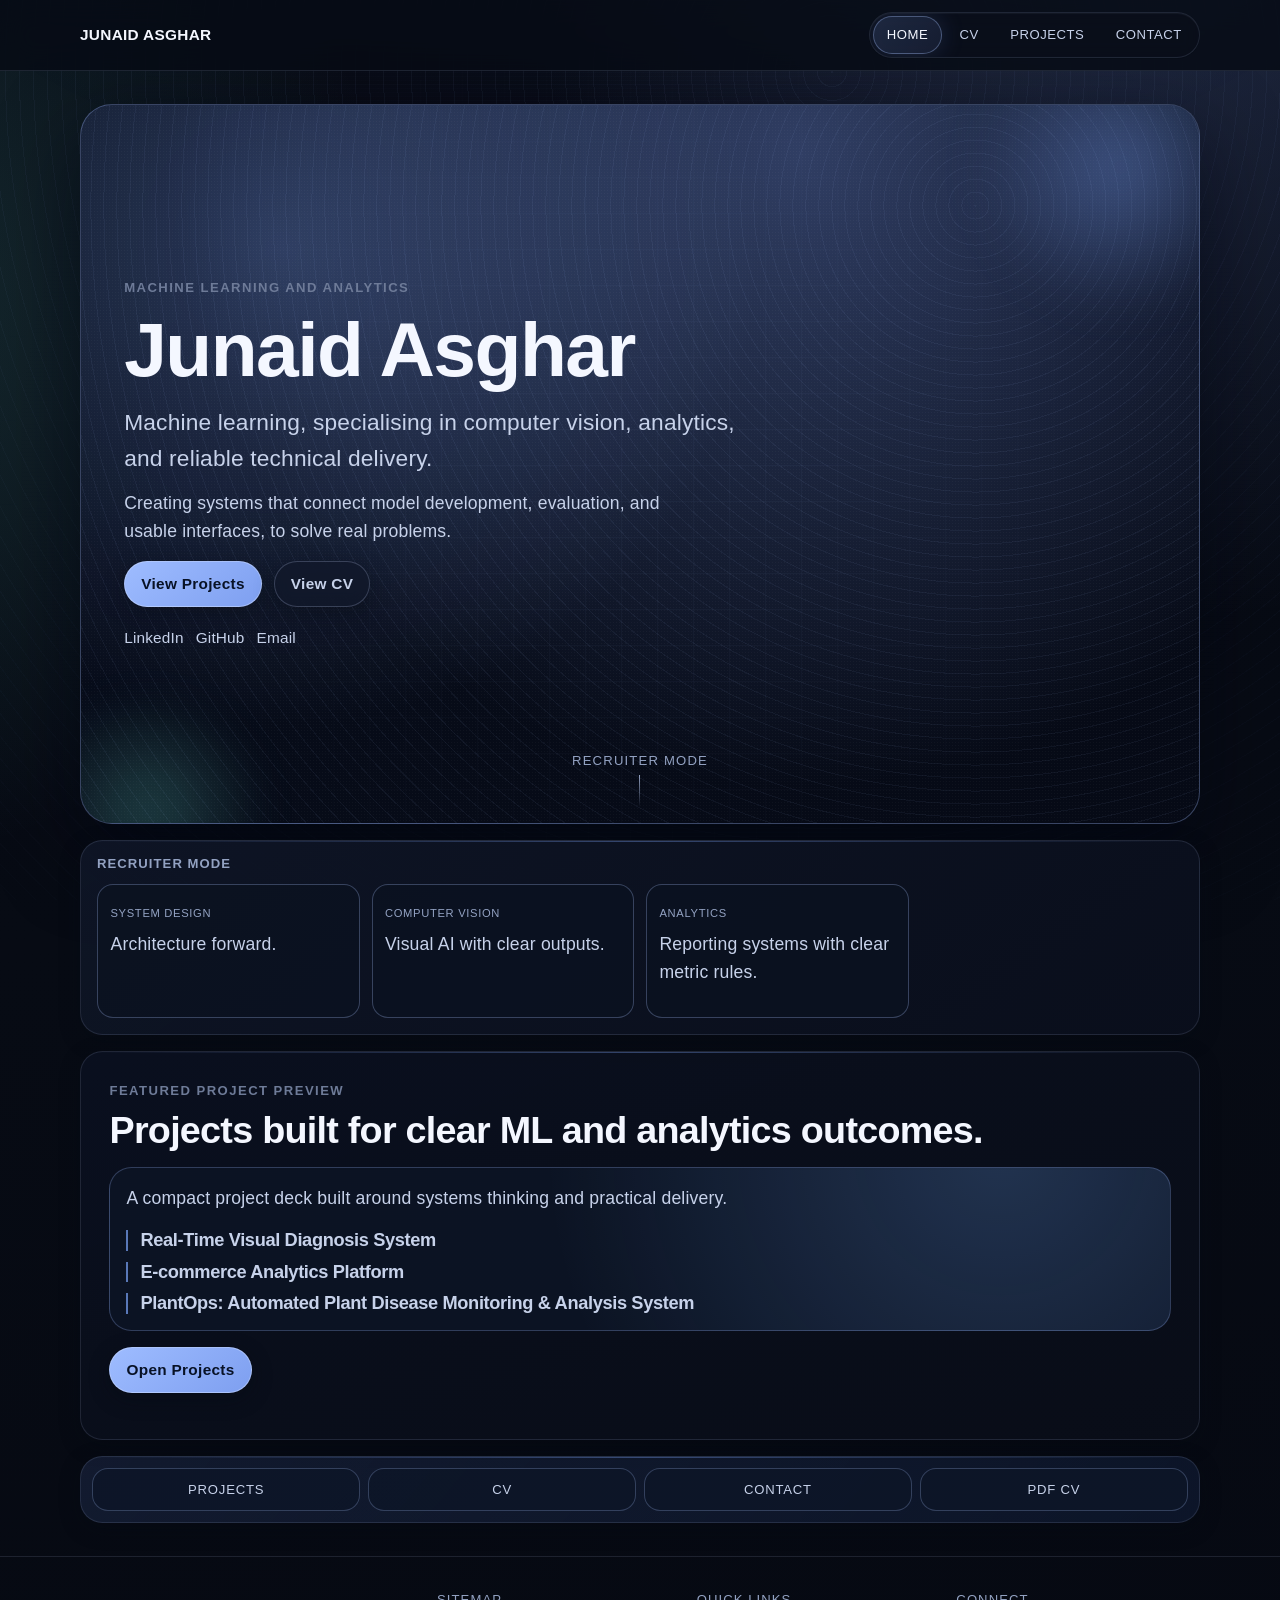
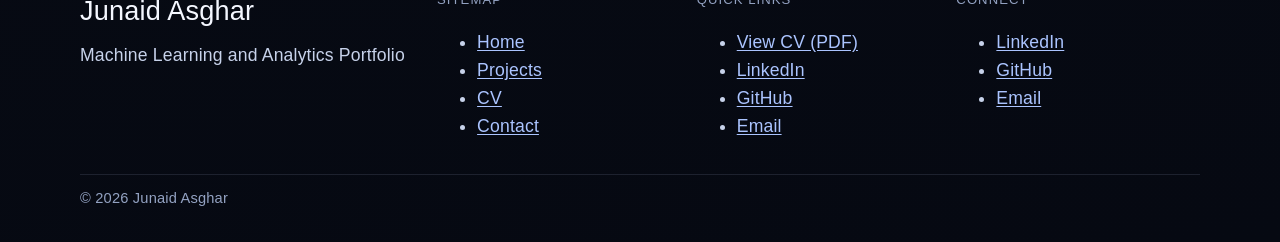
<file: index.html>
<!doctype html>
<html lang="en">
<head>
  <meta charset="utf-8" />
  <meta name="viewport" content="width=device-width,initial-scale=1" />
  <title>Junaid Asghar | Machine Learning and Analytics Portfolio</title>
  <meta name="description" content="Portfolio of Junaid Asghar, machine learning and analytics practitioner focused on machine learning systems, analytics, and applied AI delivery." />
  <meta property="og:title" content="Junaid Asghar | Machine Learning and Analytics Portfolio" />
  <meta property="og:description" content="Portfolio of Junaid Asghar, machine learning and analytics practitioner focused on machine learning systems, analytics, and applied AI delivery." />
  <meta property="og:type" content="website" />
  <meta property="og:url" content="https://jasgh14.github.io/index.html" />
  <meta property="og:site_name" content="Junaid Asghar Portfolio" />
  <meta name="twitter:card" content="summary_large_image" />
  <meta name="twitter:title" content="Junaid Asghar | Machine Learning and Analytics Portfolio" />
  <meta name="twitter:description" content="Portfolio of Junaid Asghar, machine learning and analytics practitioner focused on machine learning systems, analytics, and applied AI delivery." />
  <link rel="canonical" href="https://jasgh14.github.io/index.html" />
  <link rel="stylesheet" href="assets/css/theme.css" />
  <link rel="stylesheet" href="assets/css/base.css" />
  <link rel="stylesheet" href="assets/css/layout.css" />
  <link rel="stylesheet" href="assets/css/components.css" />
  <link rel="stylesheet" href="assets/css/utilities.css" />
  <link rel="stylesheet" href="assets/css/animations.css" />
  <link rel="stylesheet" href="assets/css/pages/home.css" />

  <script type="application/ld+json">
    {
      "@context": "https://schema.org",
      "@type": "Person",
      "name": "Junaid Asghar",
      "url": "https://jasgh14.github.io/index.html",
      "sameAs": [
        "https://www.linkedin.com/in/junaid-asghar453/",
        "https://github.com/jasgh14"
      ],
      "email": "Junaid453@outlook.com"
    }
  </script>
</head>
<body class="page-home">
  <a class="skip-link" href="#main-content">Skip to main content</a>
  <header class="site-header" data-site-header></header>

  <main id="main-content" class="site-main container">
    <section id="hero" class="hero hero--cinematic" data-reveal>
      <div class="hero__backdrop" aria-hidden="true">
        <span class="hero__grain"></span>
        <span class="hero__glow hero__glow--one"></span>
        <span class="hero__glow hero__glow--two"></span>
        <span class="hero__grid"></span>
      </div>

      <div class="hero__content">
        <p class="eyebrow hero__kicker" data-stagger data-hero-kicker>Machine Learning and Analytics</p>
        <h1 class="hero__name" data-stagger data-hero-name>Junaid Asghar</h1>
        <p class="hero__title" data-stagger data-hero-title>
          ML, analytics, and applied AI systems for practical technical delivery.
        </p>
        <p class="hero__intro muted" data-stagger data-hero-intro>
          I build dependable workflows that connect model development, evaluation, and user-facing outputs.
        </p>

        <div class="hero__cta" data-stagger>
          <a class="button button--cta" href="projects.html">View Projects</a>
          <a class="button button--ghost button--cta" href="assets/JunaidAsgharCV.pdf" target="_blank" rel="noreferrer" aria-label="View CV PDF (opens in a new tab)">View CV</a>
        </div>

        <ul class="hero__social" aria-label="Social links" data-stagger>
          <li><a href="https://www.linkedin.com/in/junaid-asghar453/" target="_blank" rel="noreferrer" aria-label="LinkedIn profile (opens in a new tab)">LinkedIn</a></li>
          <li><a href="https://github.com/jasgh14" target="_blank" rel="noreferrer" aria-label="GitHub profile (opens in a new tab)">GitHub</a></li>
          <li><a href="mailto:Junaid453@outlook.com" aria-label="Send email to Junaid Asghar">Email</a></li>
        </ul>
      </div>

      <a class="hero__scroll-cue" href="#recruiter-mode" aria-label="Scroll to Recruiter Mode">
        <span>Recruiter Mode</span>
      </a>
    </section>

    <section id="recruiter-mode" class="page-section recruiter-mode" data-reveal aria-labelledby="recruiter-mode-title">
      <h2 id="recruiter-mode-title">Recruiter Mode</h2>
      <ul class="recruiter-mode__list" data-home-focus></ul>
    </section>

    <section id="featured-preview" class="page-section featured-preview" data-reveal aria-labelledby="featured-preview-title">
      <div class="featured-preview__header">
        <p class="eyebrow">Featured Project Preview</p>
        <h2 id="featured-preview-title">Projects built for clear ML and analytics outcomes.</h2>
      </div>
      <div class="featured-preview__panel" data-home-projects></div>
      <p class="featured-preview__cta"><a class="button button--cta" href="projects.html">Open Projects</a></p>
    </section>

    <nav id="home-dock" class="page-section quick-jump-dock" data-reveal aria-label="Quick jump links">
      <a href="projects.html"><span>Projects</span></a>
      <a href="cv.html"><span>CV</span></a>
      <a href="contact.html"><span>Contact</span></a>
      <a href="assets/JunaidAsgharCV.pdf" target="_blank" rel="noreferrer"><span>PDF CV</span></a>
    </nav>
  </main>

  <footer class="site-footer" data-site-footer></footer>

  <script type="module" src="assets/js/main.js"></script>
  <script type="module">
    import { renderHomePage } from "./assets/js/home.js";
    renderHomePage();
  </script>
</body>
</html>
</file>
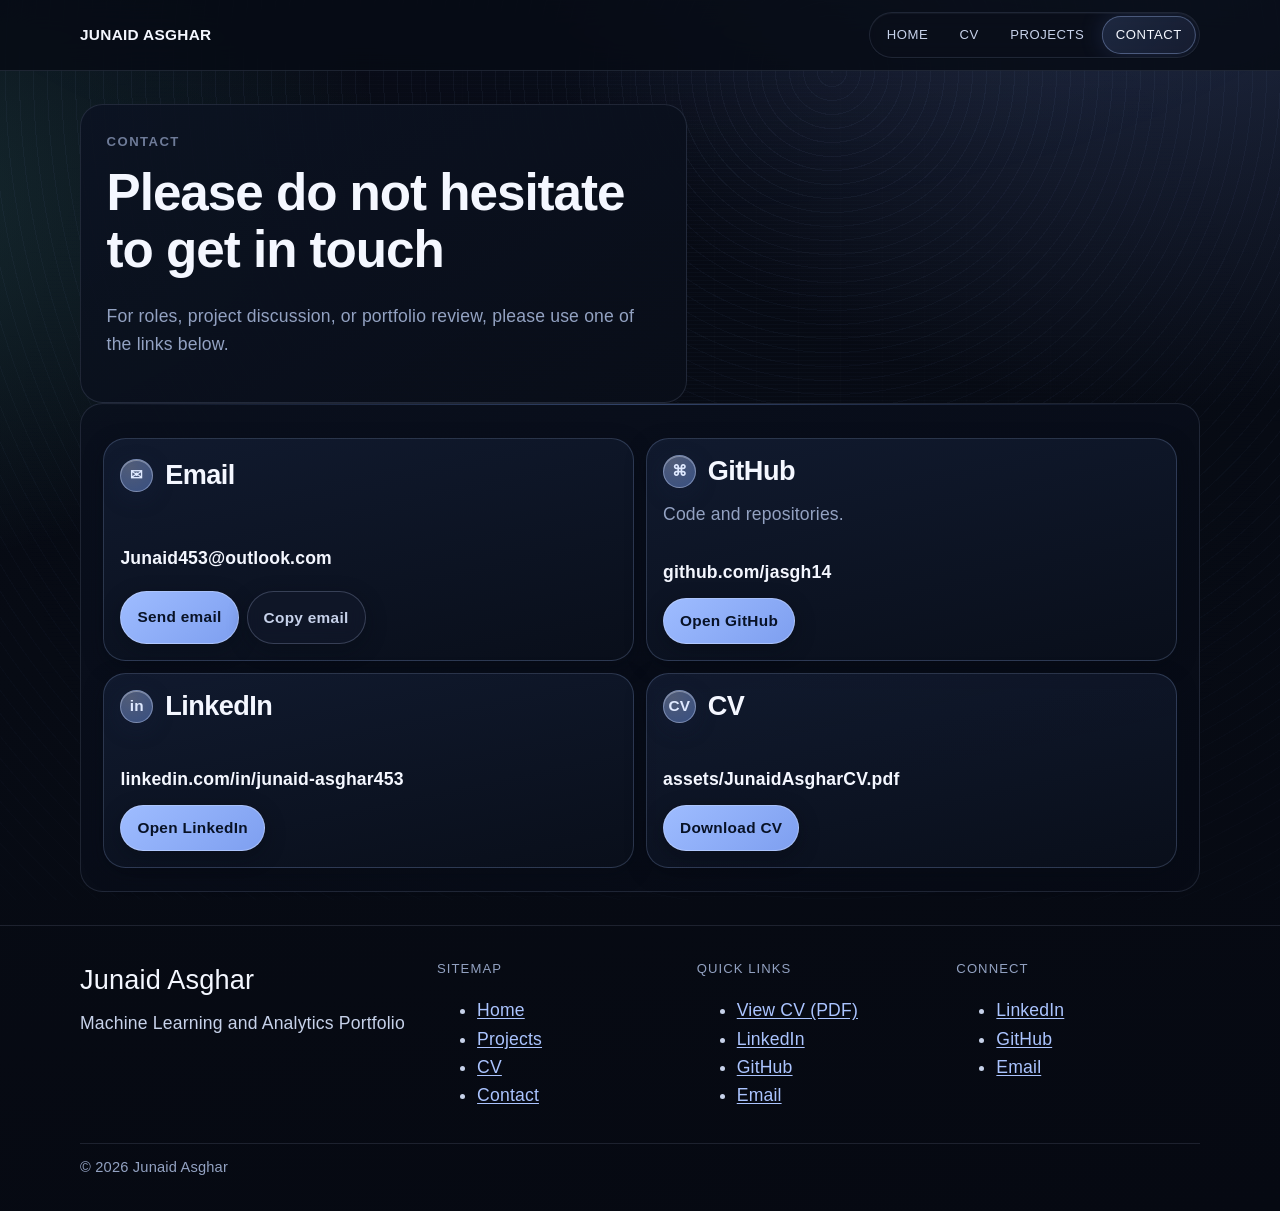
<file: contact.html>
<!doctype html>
<html lang="en">
<head>
  <meta charset="utf-8" />
  <meta name="viewport" content="width=device-width,initial-scale=1" />
  <title>Junaid Asghar | Contact</title>
  <meta name="description" content="Direct contact links for Junaid Asghar, including email, GitHub, LinkedIn, and CV download." />
  <meta property="og:title" content="Junaid Asghar | Contact" />
  <meta property="og:description" content="Direct contact links for Junaid Asghar, including email, GitHub, LinkedIn, and CV download." />
  <meta property="og:type" content="website" />
  <meta property="og:url" content="https://jasgh14.github.io/contact.html" />
  <meta property="og:site_name" content="Junaid Asghar Portfolio" />
  <meta name="twitter:card" content="summary_large_image" />
  <meta name="twitter:title" content="Junaid Asghar | Contact" />
  <meta name="twitter:description" content="Direct contact links for Junaid Asghar, including email, GitHub, LinkedIn, and CV download." />
  <link rel="canonical" href="https://jasgh14.github.io/contact.html" />
  <link rel="stylesheet" href="assets/css/theme.css" />
  <link rel="stylesheet" href="assets/css/base.css" />
  <link rel="stylesheet" href="assets/css/layout.css" />
  <link rel="stylesheet" href="assets/css/components.css" />
  <link rel="stylesheet" href="assets/css/utilities.css" />
  <link rel="stylesheet" href="assets/css/animations.css" />
  <link rel="stylesheet" href="assets/css/pages/contact.css" />
</head>
<body class="page-contact">
  <a class="skip-link" href="#main-content">Skip to main content</a>
  <header class="site-header" data-site-header></header>

  <main id="main-content" class="site-main container">
    <section class="page-section contact-hero stack" data-reveal>
      <p class="eyebrow">Contact</p>
      <h1>Please do not hesitate to get in touch</h1>
      <p class="muted" data-contact-intro></p>
    </section>

    <section class="page-section contact-panel stack" data-reveal>
      <h2 class="sr-only">Contact links</h2>
      <div class="contact-cards" data-contact-cards></div>
    </section>
  </main>

  <div class="copy-toast" role="status" aria-live="polite" data-copy-toast hidden></div>

  <footer class="site-footer" data-site-footer></footer>

  <script type="module" src="assets/js/main.js"></script>
  <script type="module">
    import { renderContactPage } from "./assets/js/contact.js";
    renderContactPage();
  </script>
</body>
</html>
</file>
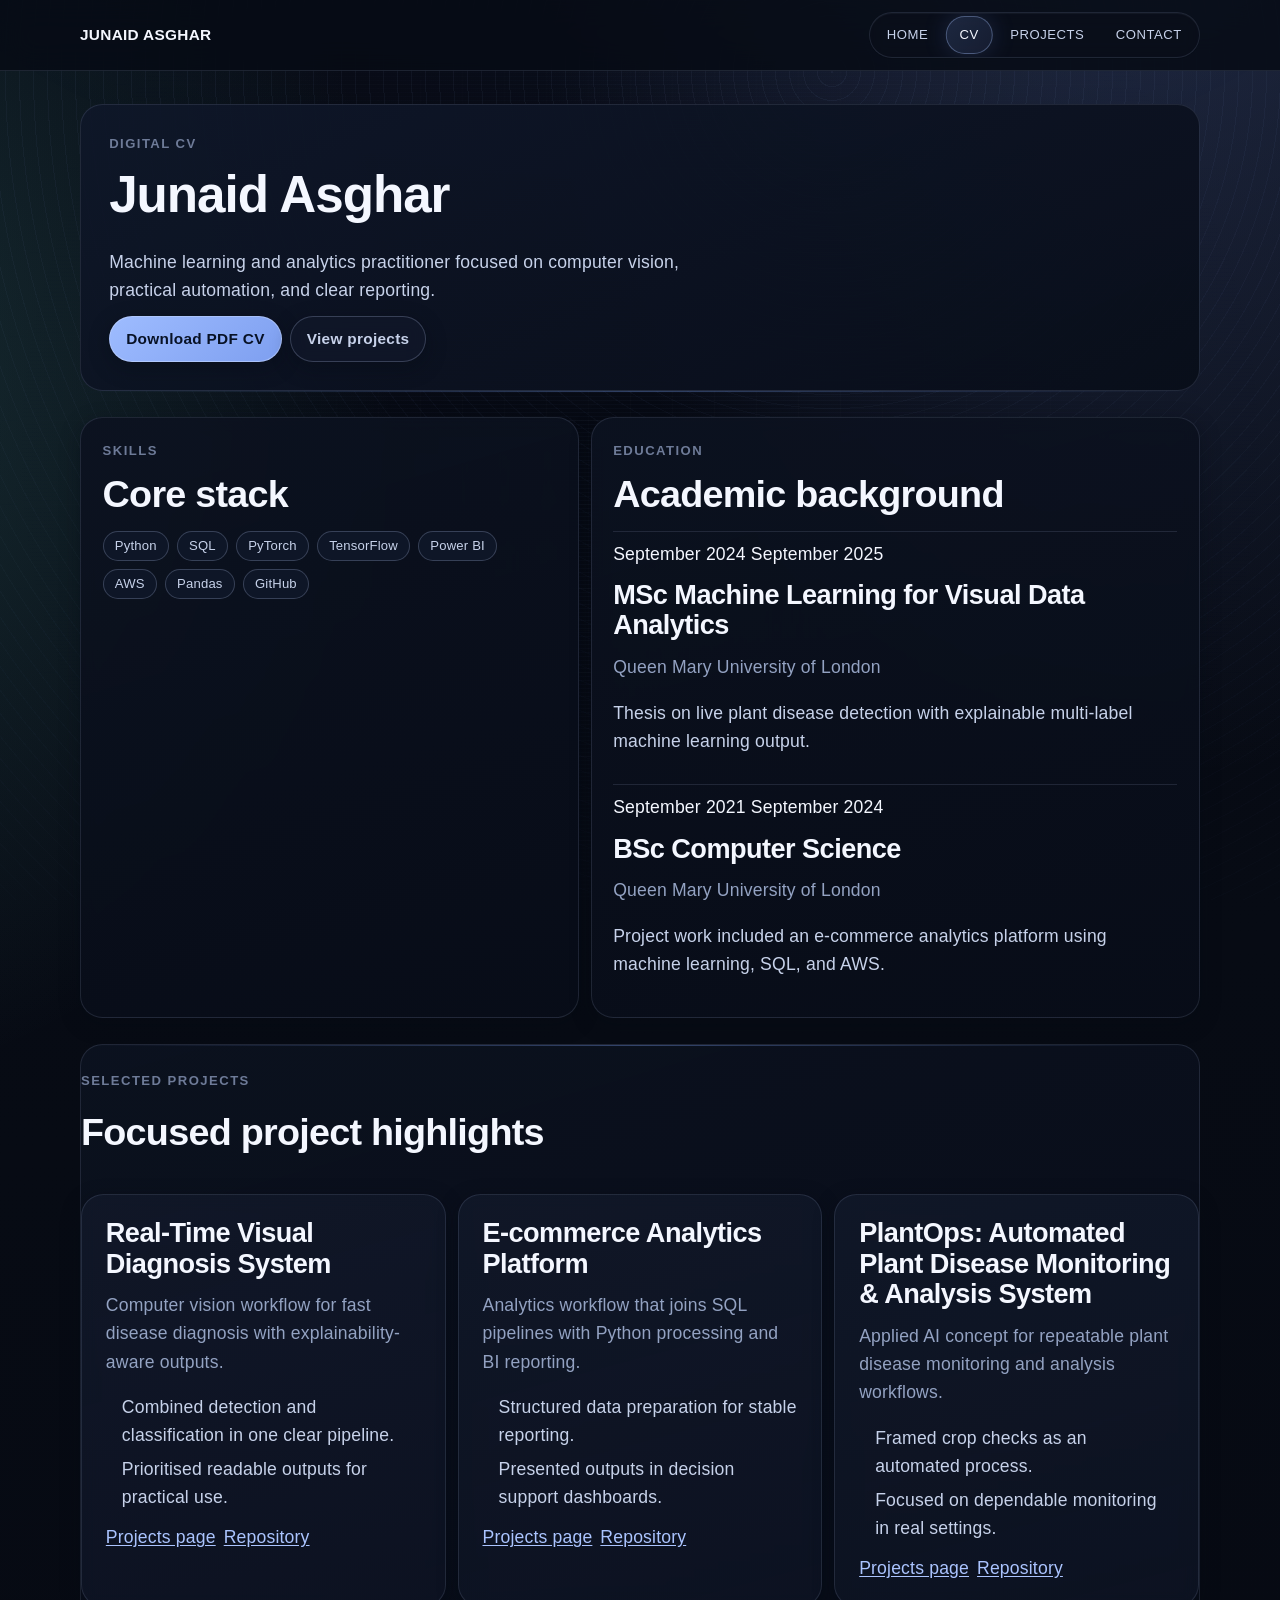
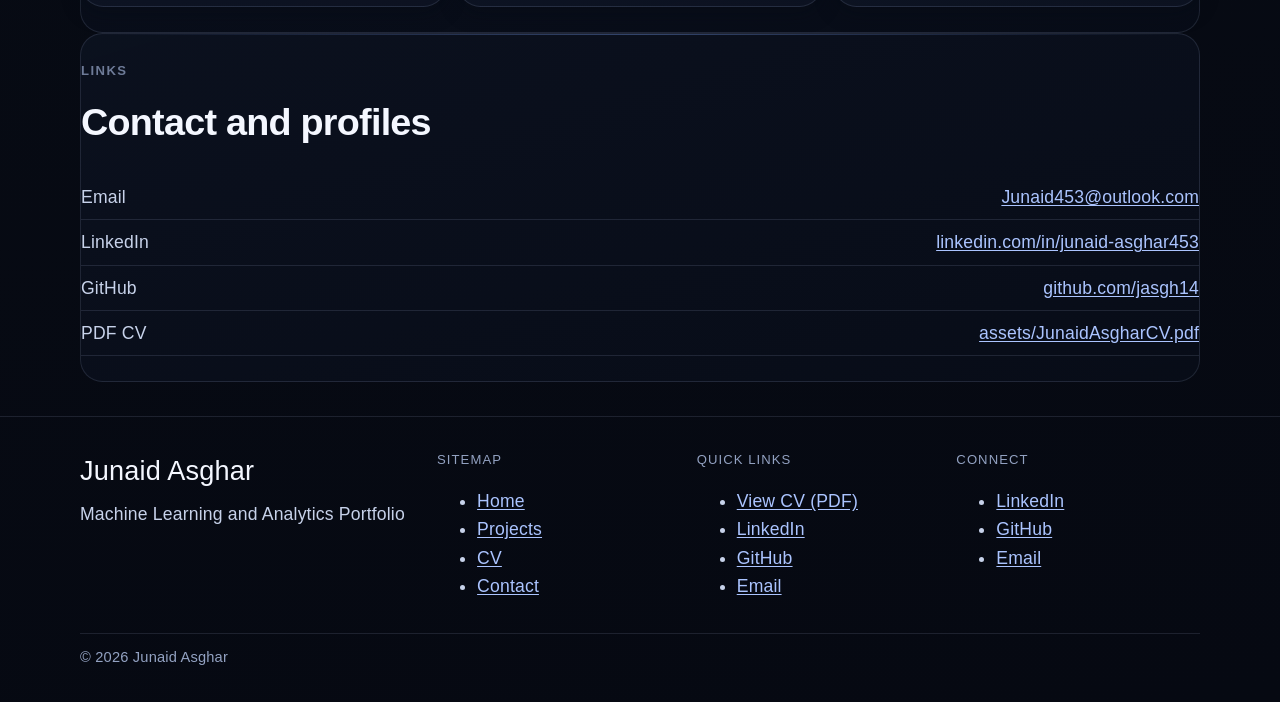
<file: cv.html>
<!doctype html>
<html lang="en">
<head>
  <meta charset="utf-8" />
  <meta name="viewport" content="width=device-width,initial-scale=1" />
  <title>Junaid Asghar | CV and Technical Profile</title>
  <meta name="description" content="Concise digital CV for Junaid Asghar with summary, skills, education, selected projects, and direct links." />
  <meta property="og:title" content="Junaid Asghar | CV and Technical Profile" />
  <meta property="og:description" content="Concise digital CV for Junaid Asghar with summary, skills, education, selected projects, and direct links." />
  <meta property="og:type" content="profile" />
  <meta property="og:url" content="https://jasgh14.github.io/cv.html" />
  <meta property="og:site_name" content="Junaid Asghar Portfolio" />
  <meta name="twitter:card" content="summary_large_image" />
  <meta name="twitter:title" content="Junaid Asghar | CV and Technical Profile" />
  <meta name="twitter:description" content="Concise digital CV for Junaid Asghar with summary, skills, education, selected projects, and direct links." />
  <link rel="canonical" href="https://jasgh14.github.io/cv.html" />
  <link rel="stylesheet" href="assets/css/theme.css" />
  <link rel="stylesheet" href="assets/css/base.css" />
  <link rel="stylesheet" href="assets/css/layout.css" />
  <link rel="stylesheet" href="assets/css/components.css" />
  <link rel="stylesheet" href="assets/css/utilities.css" />
  <link rel="stylesheet" href="assets/css/animations.css" />
  <link rel="stylesheet" href="assets/css/pages/cv.css" />
</head>
<body class="page-cv">
  <a class="skip-link" href="#main-content">Skip to main content</a>
  <header class="site-header" data-site-header></header>

  <main id="main-content" class="site-main container">
    <section id="cv-summary" class="page-section cv-hero stack" data-reveal>
      <p class="eyebrow">Digital CV</p>
      <h1>Junaid Asghar</h1>
      <p class="cv-hero__summary" data-cv-summary></p>
      <div class="cv-hero__actions">
        <a class="button" href="assets/JunaidAsgharCV.pdf" target="_blank" rel="noreferrer" aria-label="Download PDF CV (opens in a new tab)">Download PDF CV</a>
        <a class="button button--ghost" href="projects.html">View projects</a>
      </div>
    </section>

    <section id="cv-core" class="page-section cv-core-grid" data-reveal>
      <article class="card stack" aria-labelledby="skills-title">
        <p class="eyebrow">Skills</p>
        <h2 id="skills-title">Core stack</h2>
        <ul class="tag-list" data-cv-tools></ul>
      </article>

      <article class="card stack" aria-labelledby="education-title">
        <p class="eyebrow">Education</p>
        <h2 id="education-title">Academic background</h2>
        <div class="cv-education-list" data-cv-education></div>
      </article>
    </section>

    <section id="cv-projects" class="page-section stack" data-reveal>
      <div class="section-header">
        <p class="eyebrow">Selected projects</p>
        <h2>Focused project highlights</h2>
      </div>
      <div class="cv-project-grid" data-cv-projects></div>
    </section>

    <section id="cv-links" class="page-section stack" data-reveal>
      <div class="section-header">
        <p class="eyebrow">Links</p>
        <h2>Contact and profiles</h2>
      </div>
      <ul class="cv-link-list" data-cv-links></ul>
    </section>
  </main>

  <footer class="site-footer" data-site-footer></footer>

  <script type="module" src="assets/js/main.js"></script>
  <script type="module">
    import { renderCvPage } from "./assets/js/cv.js";
    renderCvPage();
  </script>
</body>
</html>
</file>
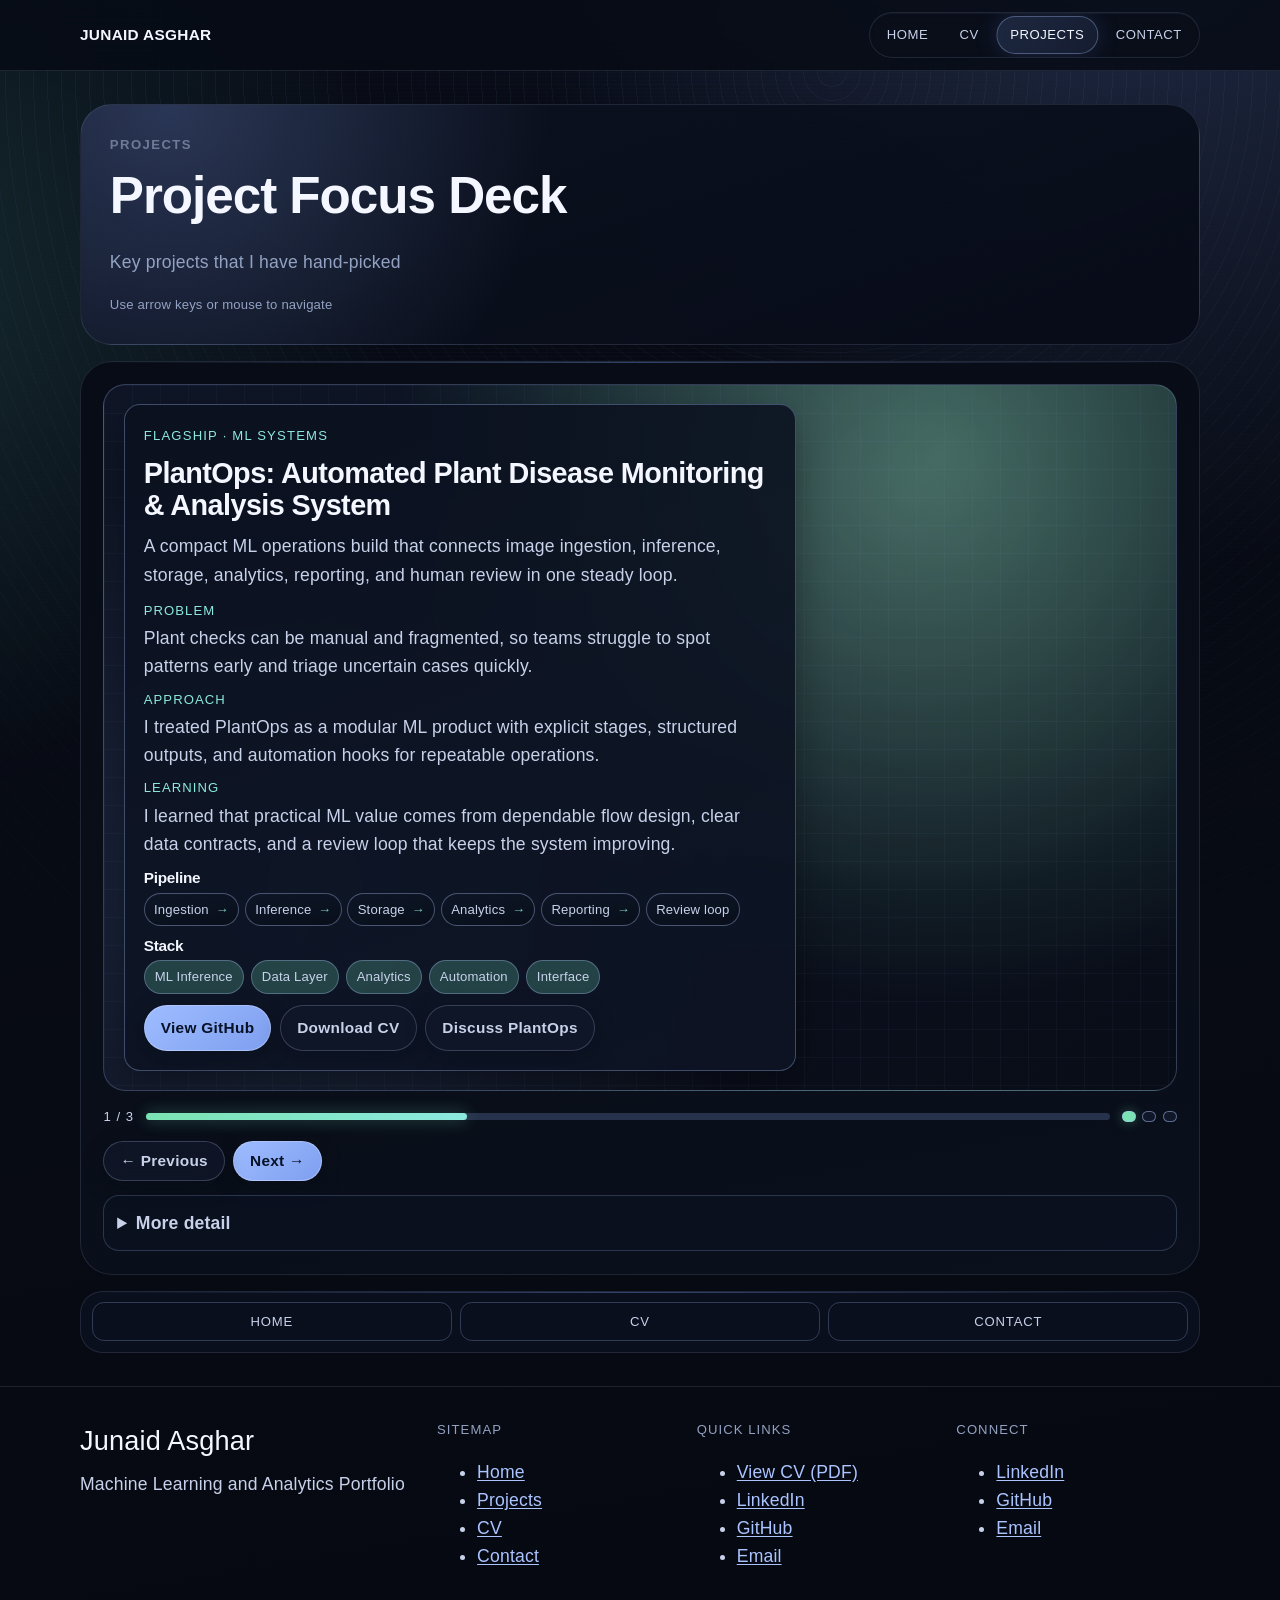
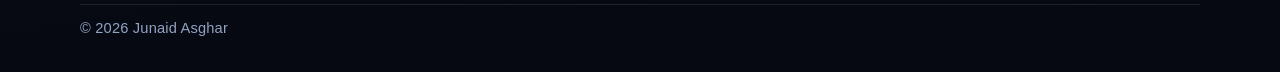
<file: projects.html>
<!doctype html>
<html lang="en">
<head>
  <meta charset="utf-8" />
  <meta name="viewport" content="width=device-width,initial-scale=1" />
  <title>Junaid Asghar | Project Focus Deck</title>
  <meta name="description" content="Explore three focused projects in a cinematic deck: Real-Time Visual Diagnosis System, E-commerce Analytics Platform, and PlantOps: Automated Plant Disease Monitoring & Analysis System." />
  <meta property="og:title" content="Junaid Asghar | Project Focus Deck" />
  <meta property="og:description" content="Explore three focused projects in a cinematic deck: Real-Time Visual Diagnosis System, E-commerce Analytics Platform, and PlantOps: Automated Plant Disease Monitoring & Analysis System." />
  <meta property="og:type" content="article" />
  <meta property="og:url" content="https://jasgh14.github.io/projects.html" />
  <meta property="og:site_name" content="Junaid Asghar Portfolio" />
  <meta name="twitter:card" content="summary_large_image" />
  <meta name="twitter:title" content="Junaid Asghar | Project Focus Deck" />
  <meta name="twitter:description" content="Explore three focused projects in a cinematic deck: Real-Time Visual Diagnosis System, E-commerce Analytics Platform, and PlantOps: Automated Plant Disease Monitoring & Analysis System." />
  <link rel="canonical" href="https://jasgh14.github.io/projects.html" />
  <link rel="stylesheet" href="assets/css/theme.css" />
  <link rel="stylesheet" href="assets/css/base.css" />
  <link rel="stylesheet" href="assets/css/layout.css" />
  <link rel="stylesheet" href="assets/css/components.css" />
  <link rel="stylesheet" href="assets/css/utilities.css" />
  <link rel="stylesheet" href="assets/css/animations.css" />
  <link rel="stylesheet" href="assets/css/pages/projects.css" />
</head>
<body class="page-projects">
  <a class="skip-link" href="#main-content">Skip to main content</a>
  <header class="site-header" data-site-header></header>

  <main id="main-content" class="site-main container">
    <section class="page-section projects-hero stack" data-reveal>
      <p class="eyebrow">Projects</p>
      <h1>Project Focus Deck</h1>
      <p class="muted">Key projects that I have hand-picked</p>
      <p class="projects-hero__hint" id="projects-hint">Use arrow keys or mouse to navigate</p>
    </section>

    <section
      class="page-section projects-deck"
      data-project-deck
      data-mood="diagnosis"
      role="region"
      aria-roledescription="carousel"
      aria-label="Project Focus Deck"
      aria-describedby="projects-hint"
      data-reveal
    >
      <h2 class="sr-only">Featured projects</h2>

      <div class="projects-deck__visual" data-deck-visual tabindex="0" aria-label="Project visual area. Use arrow keys, Home, and End for navigation.">
        <div class="projects-deck__texture" aria-hidden="true"></div>

        <article class="project-focus-card" data-project-panel>
          <p class="project-focus-card__eyebrow" data-project-eyebrow>Loading project</p>
          <h3 class="project-focus-card__title" data-project-name>Loading project</h3>
          <p class="project-focus-card__summary" data-project-summary>Loading summary</p>

          <dl class="project-focus-card__core">
            <div>
              <dt>Problem</dt>
              <dd data-project-problem>Loading</dd>
            </div>
            <div>
              <dt>Approach</dt>
              <dd data-project-approach>Loading</dd>
            </div>
            <div>
              <dt>Learning</dt>
              <dd data-project-learning>Loading</dd>
            </div>
          </dl>

          <section class="project-focus-card__pipeline" aria-label="Project pipeline">
            <h4>Pipeline</h4>
            <ol data-project-pipeline>
              <li>Loading pipeline</li>
            </ol>
          </section>

          <section class="project-focus-card__stack" aria-label="Project stack">
            <h4>Stack</h4>
            <ul data-project-stack>
              <li>Loading stack</li>
            </ul>
          </section>

          <div class="project-focus-card__cta" data-project-cta></div>
        </article>
      </div>

      <div class="projects-deck__rail">
        <p class="projects-deck__count" data-progress-count>1 / 3</p>
        <div class="projects-deck__track" aria-hidden="true">
          <span class="projects-deck__bar" data-progress-bar></span>
        </div>
        <div class="projects-deck__dots" data-project-nav aria-label="Project selector"></div>
      </div>

      <div class="projects-deck__controls">
        <button class="button button--ghost" type="button" data-prev aria-label="Show previous project">← Previous</button>
        <button class="button" type="button" data-next aria-label="Show next project">Next →</button>
      </div>

      <details class="projects-deck__details" data-project-details>
        <summary>More detail</summary>
        <div class="projects-deck__details-grid">
          <section>
            <h4>System direction</h4>
            <p data-project-system-direction>Loading detail</p>
          </section>
          <section>
            <h4>Delivery flow</h4>
            <p data-project-delivery-flow>Loading detail</p>
          </section>
        </div>
      </details>

      <p class="sr-only" aria-live="polite" data-project-live></p>
    </section>

    <nav class="page-section project-quick-jump" data-reveal aria-label="Project quick links">
      <a href="index.html">Home</a>
      <a href="cv.html">CV</a>
      <a href="contact.html">Contact</a>
    </nav>
  </main>

  <footer class="site-footer" data-site-footer></footer>

  <script type="module" src="assets/js/main.js"></script>
  <script type="module">
    import { renderProjectsPage } from "./assets/js/projects-page.js";
    renderProjectsPage();
  </script>
</body>
</html>
</file>
<file: assets/css/theme.css>
:root {
  color-scheme: dark;

  /* Core backgrounds */
  --color-bg-canvas: #04050a;
  --color-bg: #070a12;
  --color-bg-elevated: #0b1020;

  /* Surface layers */
  --color-surface-1: rgba(18, 25, 42, 0.72);
  --color-surface-2: rgba(24, 33, 56, 0.8);
  --color-surface-3: rgba(32, 42, 70, 0.86);
  --color-surface-solid: #131a2d;

  /* Legacy aliases */
  --color-surface: var(--color-surface-1);
  --color-muted: var(--color-text-muted);

  /* Text hierarchy */
  --color-text: #f4f7ff;
  --color-text-soft: #c7d2ea;
  --color-text-muted: #93a2c2;
  --color-text-subtle: #6e7b98;

  /* Accent system */
  --color-accent: #87a8ff;
  --color-accent-strong: #abc4ff;
  --color-accent-emphasis: #6ee3d1;
  --color-accent-glow: rgba(127, 168, 255, 0.36);

  /* Borders and dividers */
  --color-border-soft: rgba(198, 214, 255, 0.12);
  --color-border: rgba(198, 214, 255, 0.22);
  --color-border-strong: rgba(205, 219, 255, 0.35);
  --color-divider: linear-gradient(90deg, rgba(127, 168, 255, 0), rgba(127, 168, 255, 0.35), rgba(127, 168, 255, 0));

  /* Shadows and glow */
  --shadow-sm: 0 6px 20px rgba(6, 10, 20, 0.36);
  --shadow-md: 0 14px 38px rgba(4, 8, 20, 0.42);
  --shadow-lg: 0 30px 80px rgba(1, 5, 17, 0.56);
  --shadow-glow: 0 0 0 1px rgba(153, 187, 255, 0.18), 0 0 32px rgba(127, 168, 255, 0.16);

  /* Blur and glass */
  --glass-blur-sm: blur(8px);
  --glass-blur-md: blur(16px);
  --glass-border: linear-gradient(135deg, rgba(255, 255, 255, 0.26), rgba(255, 255, 255, 0.04));

  /* Spacing scale */
  --space-1: 0.25rem;
  --space-2: 0.5rem;
  --space-3: 0.75rem;
  --space-4: 1rem;
  --space-5: 1.5rem;
  --space-6: 2rem;
  --space-7: 3rem;
  --space-8: 4rem;
  --space-9: 5rem;
  --space-10: 7rem;

  /* Radius scale */
  --radius-2xs: 0.35rem;
  --radius-xs: 0.5rem;
  --radius-sm: 0.75rem;
  --radius-md: 1rem;
  --radius-lg: 1.4rem;
  --radius-xl: 2rem;
  --radius-pill: 999px;

  /* Typography scale */
  --font-sans: "Inter", "Manrope", "Satoshi", "Segoe UI", Roboto, Arial, sans-serif;
  --font-display: "Sora", "Plus Jakarta Sans", "Avenir Next", "Inter", sans-serif;
  --font-mono: ui-monospace, SFMono-Regular, Menlo, Monaco, Consolas, "Liberation Mono", monospace;

  --text-xs: clamp(0.75rem, 0.72rem + 0.14vw, 0.82rem);
  --text-sm: clamp(0.875rem, 0.84rem + 0.18vw, 0.96rem);
  --text-base: clamp(1rem, 0.96rem + 0.24vw, 1.1rem);
  --text-md: clamp(1.125rem, 1.05rem + 0.35vw, 1.3rem);
  --text-lg: clamp(1.35rem, 1.2rem + 0.62vw, 1.7rem);
  --text-xl: clamp(1.7rem, 1.4rem + 1.2vw, 2.4rem);
  --text-2xl: clamp(2.2rem, 1.8rem + 2vw, 3.2rem);

  --leading-tight: 1.12;
  --leading-base: 1.6;
  --leading-relaxed: 1.75;

  /* Containers */
  --container-narrow: 760px;
  --container-base: 1120px;
  --container-wide: 1320px;

  /* Motion */
  --duration-instant: 80ms;
  --duration-fast: 160ms;
  --duration-base: 260ms;
  --duration-slow: 480ms;
  --duration-glide: 720ms;
  --easing-standard: cubic-bezier(0.2, 0.72, 0.22, 1);
  --easing-emphasis: cubic-bezier(0.22, 1, 0.36, 1);

  --focus-ring: 0 0 0 2px rgba(8, 11, 20, 0.95), 0 0 0 4px rgba(171, 196, 255, 0.78);
}
</file>
<file: assets/css/base.css>
*,
*::before,
*::after {
  box-sizing: border-box;
}

html {
  scroll-behavior: smooth;
}

body {
  margin: 0;
  min-height: 100vh;
  background:
    radial-gradient(72% 58% at 92% -8%, rgba(135, 168, 255, 0.22), transparent 72%),
    radial-gradient(58% 42% at -12% 16%, rgba(110, 227, 209, 0.16), transparent 74%),
    linear-gradient(170deg, #060913 0%, #070b14 46%, #060912 100%);
  color: var(--color-text);
  font-family: var(--font-sans);
  font-size: var(--text-base);
  line-height: var(--leading-base);
  letter-spacing: 0.01em;
  position: relative;
}

body::before,
body::after {
  content: "";
  position: fixed;
  inset: 0;
  pointer-events: none;
  z-index: -1;
}

body::before {
  background:
    radial-gradient(100% 70% at 50% -20%, rgba(171, 196, 255, 0.16), transparent 66%),
    repeating-radial-gradient(circle at 65% 8%, rgba(134, 161, 222, 0.13) 0 1px, transparent 1px 14px);
  opacity: 0.44;
  mask-image: linear-gradient(180deg, black, rgba(0, 0, 0, 0.35));
}

body::after {
  background-image:
    linear-gradient(rgba(255, 255, 255, 0.018) 1px, transparent 1px),
    linear-gradient(90deg, rgba(255, 255, 255, 0.018) 1px, transparent 1px),
    repeating-linear-gradient(180deg, rgba(161, 186, 242, 0.045), rgba(161, 186, 242, 0.045) 1px, transparent 1px, transparent 4px);
  background-size: 42px 42px, 42px 42px, 100% 4px;
  mask-image: radial-gradient(circle at center, black 22%, transparent 88%);
  opacity: 0.7;
}

img {
  max-width: 100%;
  display: block;
}

a {
  color: var(--color-accent-strong);
  text-underline-offset: 0.14em;
}

a:hover {
  color: var(--color-text);
}

a:focus-visible,
button:focus-visible,
[role="button"]:focus-visible,
[tabindex]:focus-visible {
  outline: none;
  box-shadow: var(--focus-ring);
}

h1,
h2,
h3,
h4,
p {
  margin-top: 0;
}

h1,
h2,
h3,
h4 {
  font-family: var(--font-display);
  letter-spacing: -0.02em;
  line-height: var(--leading-tight);
}

h1 {
  font-size: var(--text-2xl);
  margin-bottom: var(--space-5);
}

h2 {
  font-size: var(--text-xl);
  margin-bottom: var(--space-4);
}

h3 {
  font-size: var(--text-lg);
  margin-bottom: var(--space-3);
}

h4 {
  font-size: var(--text-md);
  margin-bottom: var(--space-2);
}

p,
li {
  color: var(--color-text-soft);
}

main {
  min-height: 60vh;
}

@media (max-width: 700px) {
  body {
    background:
      radial-gradient(82% 54% at 86% -8%, rgba(135, 168, 255, 0.16), transparent 72%),
      radial-gradient(68% 42% at -18% 24%, rgba(110, 227, 209, 0.12), transparent 72%),
      linear-gradient(180deg, #080d18, #060913);
  }

  body::before {
    opacity: 0.34;
  }

  body::after {
    opacity: 0.48;
  }
}

@media (prefers-reduced-motion: reduce) {
  html {
    scroll-behavior: auto;
  }
}
</file>
<file: assets/css/layout.css>
.container,
.container--base {
  width: min(var(--container-base), calc(100% - 2.2rem));
  margin-inline: auto;
}

.container--narrow {
  width: min(var(--container-narrow), calc(100% - 2.2rem));
  margin-inline: auto;
}

.container--wide {
  width: min(var(--container-wide), calc(100% - 2.2rem));
  margin-inline: auto;
}

.site-header {
  border-bottom: 1px solid var(--color-border-soft);
  background: rgba(7, 11, 21, 0.84);
  backdrop-filter: var(--glass-blur-md);
  position: sticky;
  top: 0;
  z-index: 20;
}

.site-header__inner {
  display: flex;
  align-items: center;
  justify-content: space-between;
  gap: var(--space-4);
  padding-block: 0.72rem;
}

.site-main {
  padding-block: clamp(2rem, 2.6vw, 3.5rem);
}

.page-section {
  position: relative;
  padding-block: clamp(1.35rem, 2vw, 2.5rem);
}

.page-section::before {
  content: "";
  position: absolute;
  top: 0;
  left: 0;
  right: 0;
  height: 1px;
  background: var(--color-divider);
}

.page-section:first-child {
  padding-top: 0;
}

.page-section:first-child::before {
  display: none;
}

.section-shell {
  border: 1px solid var(--color-border-soft);
  background: var(--color-surface-1);
  backdrop-filter: var(--glass-blur-sm);
  border-radius: var(--radius-lg);
  padding: clamp(1.2rem, 1rem + 1vw, 2rem);
  box-shadow: var(--shadow-sm);
}

.site-footer {
  border-top: 1px solid var(--color-border-soft);
  padding-block: var(--space-6);
  color: var(--color-text-muted);
}

.footer-shell {
  display: grid;
  gap: var(--space-4);
  grid-template-columns: minmax(0, 1.4fr) repeat(3, minmax(0, 1fr));
  align-items: start;
}

.footer-shell__name {
  margin: 0;
  font-family: var(--font-display);
  font-size: var(--text-lg);
  color: var(--color-text);
}

.footer-shell__title {
  margin: var(--space-2) 0 0;
}

.footer-shell__heading {
  margin: 0 0 var(--space-2);
  font-size: var(--text-xs);
  color: var(--color-text-muted);
  letter-spacing: 0.08em;
  text-transform: uppercase;
}

.footer-shell__legal {
  grid-column: 1 / -1;
  border-top: 1px solid var(--color-border-soft);
  padding-top: var(--space-3);
}

.grid-2,
.grid-3,
.grid-4 {
  display: grid;
  gap: var(--space-5);
}

.grid-2 { grid-template-columns: repeat(2, minmax(0, 1fr)); }
.grid-3 { grid-template-columns: repeat(3, minmax(0, 1fr)); }
.grid-4 { grid-template-columns: repeat(4, minmax(0, 1fr)); }

.section-header {
  display: grid;
  gap: var(--space-3);
  margin-bottom: var(--space-5);
  max-width: 68ch;
}

@media (max-width: 900px) {
  .site-main { padding-block: var(--space-6); }
  .grid-2, .grid-3, .grid-4 { grid-template-columns: 1fr; gap: var(--space-4); }
  .footer-shell { grid-template-columns: repeat(2, minmax(0, 1fr)); }
  .footer-shell__brand, .footer-shell__legal { grid-column: 1 / -1; }
}

@media (max-width: 640px) {
  .container,
  .container--base,
  .container--narrow,
  .container--wide {
    width: calc(100% - 1.2rem);
  }

  .site-main { padding-block: var(--space-5); }
  .page-section { padding-block: var(--space-5); }
  .footer-shell { grid-template-columns: 1fr; }
}
</file>
<file: assets/css/components.css>
.skip-link {
  position: absolute;
  left: -999px;
  top: auto;
}

.skip-link:focus-visible {
  left: 1rem;
  top: 1rem;
  background: linear-gradient(140deg, var(--color-accent-strong), #c6d7ff);
  color: #07101f;
  font-weight: 700;
  padding: 0.6rem 0.85rem;
  border-radius: var(--radius-xs);
  z-index: 40;
}

.brand {
  color: var(--color-text);
  text-decoration: none;
  font-weight: 700;
  font-family: var(--font-display);
  letter-spacing: 0.02em;
  text-transform: uppercase;
  font-size: var(--text-sm);
}

.site-nav {
  display: flex;
  align-items: center;
  gap: var(--space-2);
}

.nav-toggle {
  display: none;
  min-height: 2.6rem;
  min-width: 2.6rem;
  border: 1px solid var(--color-border);
  border-radius: var(--radius-pill);
  background: rgba(17, 24, 41, 0.9);
  color: var(--color-text);
  padding: 0.5rem 0.75rem;
}

.nav-links-wrap {
  position: relative;
  border: 1px solid var(--color-border-soft);
  background: rgba(10, 15, 28, 0.8);
  border-radius: var(--radius-pill);
  padding: 0.2rem;
  backdrop-filter: var(--glass-blur-sm);
  box-shadow: inset 0 1px 0 rgba(255, 255, 255, 0.04);
  overflow: hidden;
}

.nav-links {
  display: flex;
  list-style: none;
  margin: 0;
  padding: 0;
  gap: 0.2rem;
}

.nav-indicator {
  --indicator-x: 0px;
  --indicator-w: 0px;
  position: absolute;
  left: 0;
  bottom: 0.2rem;
  height: calc(100% - 0.4rem);
  width: var(--indicator-w);
  transform: translateX(var(--indicator-x));
  border-radius: var(--radius-pill);
  background: linear-gradient(130deg, rgba(136, 169, 255, 0.17), rgba(136, 169, 255, 0.1));
  border: 1px solid rgba(171, 196, 255, 0.34);
  box-shadow: 0 0 24px rgba(135, 168, 255, 0.17);
  opacity: 0;
  pointer-events: none;
  z-index: 0;
  transition: transform var(--duration-base) var(--easing-emphasis), width var(--duration-base) var(--easing-emphasis), opacity var(--duration-fast) var(--easing-standard);
}

.nav-indicator.is-visible {
  opacity: 1;
}

.nav-links a {
  position: relative;
  z-index: 1;
  color: var(--color-text-soft);
  text-decoration: none;
  display: inline-flex;
  align-items: center;
  justify-content: center;
  padding: 0.52rem 0.88rem;
  min-height: 2.4rem;
  border-radius: var(--radius-pill);
  font-size: var(--text-xs);
  letter-spacing: 0.04em;
  text-transform: uppercase;
  transition: color var(--duration-fast) var(--easing-standard), background-color var(--duration-fast) var(--easing-standard);
}

.nav-links a:hover,
.nav-links a[aria-current="page"] {
  color: var(--color-text);
}

.nav-links a:focus-visible {
  color: var(--color-text);
}

.button {
  --button-bg: linear-gradient(140deg, #9ebcff, #7e9ff0);
  --button-text: #081226;

  display: inline-flex;
  align-items: center;
  justify-content: center;
  gap: 0.45rem;
  padding: 0.62rem 1rem;
  border-radius: var(--radius-pill);
  border: 1px solid rgba(203, 219, 255, 0.5);
  background: var(--button-bg);
  color: var(--button-text);
  text-decoration: none;
  font-weight: 700;
  font-size: var(--text-sm);
  letter-spacing: 0.02em;
  box-shadow: var(--shadow-sm);
  transition: transform var(--duration-fast) var(--easing-emphasis), box-shadow var(--duration-base) var(--easing-standard), filter var(--duration-fast) var(--easing-standard);
}

.button:hover {
  transform: translateY(-1px);
  box-shadow: var(--shadow-md), var(--shadow-glow);
}

.button--ghost {
  --button-bg: rgba(17, 24, 42, 0.72);
  --button-text: var(--color-text-soft);
  border-color: var(--color-border);
  backdrop-filter: var(--glass-blur-sm);
}

.card-grid {
  display: grid;
  grid-template-columns: repeat(3, minmax(0, 1fr));
  gap: var(--space-4);
}

.card,
.panel {
  background: linear-gradient(165deg, rgba(17, 24, 41, 0.9), rgba(13, 19, 34, 0.88));
  border: 1px solid var(--color-border-soft);
  border-radius: var(--radius-lg);
  padding: clamp(1rem, 0.85rem + 0.8vw, 1.5rem);
  box-shadow: var(--shadow-sm);
  backdrop-filter: var(--glass-blur-sm);
}

.card:hover,
.panel:hover {
  border-color: var(--color-border);
  box-shadow: var(--shadow-md);
}

.panel--glass {
  background: linear-gradient(160deg, rgba(38, 55, 92, 0.45), rgba(17, 22, 38, 0.84));
}

.tag-list,
.pill-group,
.link-list,
.bullet-list {
  display: flex;
  flex-wrap: wrap;
  gap: var(--space-2);
  padding: 0;
  margin: 0;
  list-style: none;
}

.tag-list li,
.pill,
.pill-group > * {
  border: 1px solid var(--color-border);
  border-radius: var(--radius-pill);
  padding: 0.22rem 0.7rem;
  color: var(--color-text-soft);
  background: rgba(16, 25, 44, 0.76);
  font-size: var(--text-xs);
}

@media (max-width: 900px) {
  .nav-toggle {
    display: inline-flex;
    align-items: center;
    justify-content: center;
  }

  .nav-links-wrap {
    position: absolute;
    right: 0;
    top: calc(100% + 0.45rem);
    min-width: 13rem;
    opacity: 0;
    pointer-events: none;
    transform: translateY(-6px);
    transition: opacity var(--duration-fast) var(--easing-standard), transform var(--duration-fast) var(--easing-standard);
  }

  .site-nav[data-open="true"] .nav-links-wrap {
    opacity: 1;
    pointer-events: auto;
    transform: translateY(0);
  }

  .nav-links {
    flex-direction: column;
    gap: 0.15rem;
  }

  .nav-links a {
    justify-content: flex-start;
    padding-inline: 0.8rem;
  }

  .nav-indicator {
    display: none;
  }
}
</file>
<file: assets/css/utilities.css>
.muted {
  color: var(--color-text-muted);
}

.eyebrow {
  text-transform: uppercase;
  letter-spacing: 0.11em;
  font-size: var(--text-xs);
  color: var(--color-text-subtle);
  margin-bottom: var(--space-2);
  font-weight: 600;
}

.stack > * + * {
  margin-top: var(--space-3);
}

.reveal-up {
  opacity: 0;
  transform: translateY(16px);
  transition: opacity var(--duration-base) var(--easing-standard), transform var(--duration-base) var(--easing-standard);
}

.reveal-up.is-visible {
  opacity: 1;
  transform: translateY(0);
}

.stagger-group > * {
  --stagger-step: 80ms;
  transition-delay: calc(var(--stagger-index, 0) * var(--stagger-step));
}

.sr-only {
  position: absolute;
  width: 1px;
  height: 1px;
  padding: 0;
  margin: -1px;
  overflow: hidden;
  clip: rect(0, 0, 0, 0);
  border: 0;
}

@media (prefers-reduced-motion: reduce) {
  .reveal-up {
    opacity: 1;
    transform: none;
    transition: none;
  }

  .stagger-group > * {
    transition-delay: 0ms;
  }
}
</file>
<file: assets/css/animations.css>
[data-reveal] {
  opacity: 0;
  transform: translate3d(0, 14px, 0) scale(0.99);
  transition:
    opacity var(--duration-base) var(--easing-standard),
    transform var(--duration-base) var(--easing-emphasis);
}

[data-reveal].is-visible {
  opacity: 1;
  transform: translate3d(0, 0, 0) scale(1);
}

[data-reveal="left"] {
  transform: translate3d(-16px, 0, 0);
}

[data-reveal="right"] {
  transform: translate3d(16px, 0, 0);
}

[data-reveal="left"].is-visible,
[data-reveal="right"].is-visible {
  transform: translate3d(0, 0, 0);
}

.motion-reveal-item {
  transition-delay: var(--reveal-delay, 0ms);
}

.hero-sequence-item {
  opacity: 0;
  transform: translate3d(0, 22px, 0);
  transition: opacity var(--duration-base) var(--easing-standard), transform var(--duration-base) var(--easing-emphasis);
  transition-delay: var(--hero-delay, 0ms);
}

.hero-sequence-ready .hero-sequence-item {
  opacity: 1;
  transform: translate3d(0, 0, 0);
}

.scroll-progress {
  position: fixed;
  left: 0;
  top: 0;
  width: 100%;
  height: 2px;
  transform-origin: left center;
  transform: scaleX(0);
  background: linear-gradient(90deg, var(--color-accent), var(--color-accent-emphasis));
  box-shadow: 0 0 12px rgba(127, 168, 255, 0.45);
  z-index: 60;
  pointer-events: none;
}

.ambient-motion::before {
  animation: ambient-grid-shift 18s linear infinite;
}

.page-leaving main,
.page-leaving .site-header,
.page-leaving .site-footer {
  opacity: 0;
  transform: translate3d(0, 8px, 0);
  transition: opacity var(--duration-fast) var(--easing-standard), transform var(--duration-fast) var(--easing-standard);
}

.page-projects .project-panel.is-transitioning {
  animation: project-panel-swap var(--duration-base) var(--easing-standard);
}

@keyframes ambient-grid-shift {
  0% { transform: translate3d(0, 0, 0); }
  50% { transform: translate3d(-0.8%, 0.6%, 0); }
  100% { transform: translate3d(0, 0, 0); }
}

@keyframes project-panel-swap {
  0% {
    opacity: 0;
    transform: translate3d(0, 12px, 0) scale(0.992);
    filter: blur(6px);
  }
  100% {
    opacity: 1;
    transform: translate3d(0, 0, 0) scale(1);
    filter: blur(0);
  }
}

@media (prefers-reduced-motion: reduce) {
  [data-reveal],
  [data-reveal="left"],
  [data-reveal="right"],
  .hero-sequence-item,
  .page-projects .project-panel.is-transitioning {
    opacity: 1;
    transform: none;
    transition: none;
    animation: none;
    filter: none;
  }

  .scroll-progress {
    transition: none;
  }

  .ambient-motion::before,
  .page-leaving main,
  .page-leaving .site-header,
  .page-leaving .site-footer {
    animation: none;
    transition: none;
    transform: none;
    opacity: 1;
  }
}
</file>
<file: assets/css/pages/home.css>
.page-home .site-main {
  display: grid;
  gap: 1rem;
}

.page-home .hero--cinematic {
  --hero-spot-x: 58%;
  --hero-spot-y: 26%;

  position: relative;
  min-height: min(82vh, 720px);
  display: grid;
  align-items: center;
  border: 1px solid rgba(148, 176, 238, 0.35);
  border-radius: var(--radius-xl);
  padding: clamp(1.4rem, 1rem + 2.2vw, 2.7rem);
  overflow: hidden;
  isolation: isolate;
  background:
    radial-gradient(circle at 18% 20%, rgba(133, 170, 255, 0.28), transparent 44%),
    linear-gradient(145deg, rgba(8, 14, 28, 0.95), rgba(6, 10, 22, 0.98));
  box-shadow: var(--shadow-lg);
}

.page-home .hero__backdrop,
.page-home .hero__backdrop::before,
.page-home .hero__backdrop::after {
  position: absolute;
  inset: 0;
  content: "";
  pointer-events: none;
}

.page-home .hero__backdrop {
  z-index: -1;
}

.page-home .hero__backdrop::before {
  inset: -40%;
  background: radial-gradient(circle at var(--hero-spot-x) var(--hero-spot-y), rgba(135, 168, 255, 0.32), transparent 42%);
}

.page-home .hero__backdrop::after {
  background: repeating-radial-gradient(circle at 80% 14%, rgba(163, 191, 249, 0.16) 0 1px, transparent 1px 13px);
  opacity: 0.35;
}

.page-home .hero__grain {
  position: absolute;
  inset: 0;
  opacity: 0.16;
  background-image: radial-gradient(rgba(255, 255, 255, 0.2) 0.6px, transparent 0.6px);
  background-size: 3px 3px;
}

.page-home .hero__glow { position: absolute; border-radius: 999px; filter: blur(22px); }
.page-home .hero__glow--one {
  width: 340px; height: 340px; top: -108px; right: -92px;
  background: radial-gradient(circle, rgba(127, 168, 255, 0.34), transparent 62%);
}
.page-home .hero__glow--two {
  width: 260px; height: 260px; bottom: -118px; left: -62px;
  background: radial-gradient(circle, rgba(110, 227, 209, 0.24), transparent 64%);
}

.page-home .hero__grid {
  position: absolute;
  inset: 0;
  opacity: 0.26;
  background-image:
    linear-gradient(rgba(165, 191, 241, 0.15) 1px, transparent 1px),
    linear-gradient(90deg, rgba(165, 191, 241, 0.15) 1px, transparent 1px);
  background-size: 36px 36px;
  mask-image: radial-gradient(circle at center, black 26%, transparent 84%);
}

.page-home .hero__content { max-width: 64ch; }
.page-home .hero__kicker { margin-bottom: var(--space-2); }
.page-home .hero__name { font-size: clamp(2.2rem, 1.2rem + 5vw, 4.8rem); margin-bottom: var(--space-3); }
.page-home .hero__title { font-size: clamp(1.06rem, 0.94rem + 0.7vw, 1.42rem); max-width: 49ch; margin-bottom: var(--space-3); }
.page-home .hero__intro { max-width: 56ch; margin-bottom: var(--space-4); color: var(--color-text-soft); }

.page-home .hero__cta { display: flex; gap: var(--space-3); flex-wrap: wrap; }
.page-home .hero__social { display: flex; gap: var(--space-3); list-style: none; padding: 0; margin: var(--space-4) 0 0; }
.page-home .hero__social a { text-decoration: none; color: var(--color-text-soft); font-size: var(--text-sm); }
.page-home .hero__social a:hover,
.page-home .hero__social a:focus-visible { color: var(--color-text); }

.page-home .hero__scroll-cue {
  position: absolute;
  left: 50%;
  bottom: var(--space-4);
  transform: translateX(-50%);
  text-decoration: none;
  color: var(--color-text-muted);
  font-size: var(--text-xs);
  letter-spacing: 0.09em;
  text-transform: uppercase;
}

.page-home .hero__scroll-cue::after {
  content: "";
  display: block;
  width: 1px;
  height: 32px;
  margin: var(--space-1) auto 0;
  background: linear-gradient(180deg, var(--color-text-muted), transparent);
  animation: home-scroll-cue 1.6s ease-in-out infinite;
}

.page-home .recruiter-mode,
.page-home .featured-preview,
.page-home .quick-jump-dock {
  border: 1px solid var(--color-border-soft);
  border-radius: var(--radius-lg);
  box-shadow: var(--shadow-sm);
}

.page-home .recruiter-mode {
  padding: 1rem;
  background: linear-gradient(145deg, rgba(15, 22, 39, 0.9), rgba(10, 15, 28, 0.94));
}

.page-home .recruiter-mode h2 {
  font-size: var(--text-xs);
  letter-spacing: 0.08em;
  text-transform: uppercase;
  color: var(--color-text-muted);
  margin-bottom: var(--space-3);
}

.page-home .recruiter-mode__list {
  list-style: none;
  margin: 0;
  padding: 0;
  display: grid;
  grid-template-columns: repeat(4, minmax(0, 1fr));
  gap: var(--space-3);
}

.page-home .recruiter-mode__item {
  border: 1px solid rgba(158, 183, 239, 0.3);
  border-radius: var(--radius-md);
  padding: 0.78rem;
  background: rgba(11, 18, 33, 0.84);
}

.page-home .recruiter-mode__tag {
  display: inline-block;
  font-size: 0.7rem;
  letter-spacing: 0.06em;
  text-transform: uppercase;
  color: var(--color-text-muted);
  margin-bottom: 0.45rem;
}

.page-home .featured-preview {
  padding: clamp(1rem, 0.9rem + 1.1vw, 1.8rem);
  background: linear-gradient(160deg, rgba(10, 16, 31, 0.94), rgba(9, 13, 24, 0.98));
}

.page-home .featured-preview__panel {
  border: 1px solid rgba(144, 170, 232, 0.28);
  border-radius: var(--radius-lg);
  padding: 1rem;
  background: radial-gradient(circle at 84% -12%, rgba(123, 176, 255, 0.2), transparent 50%), rgba(13, 20, 37, 0.9);
}

.page-home .featured-preview__list { list-style: none; margin: 0; padding: 0; display: grid; gap: 0.7rem; }
.page-home .featured-preview__list li { border-left: 2px solid rgba(127, 168, 255, 0.68); padding-left: 0.75rem; }
.page-home .featured-preview__list h3 { margin: 0; font-size: clamp(1rem, 0.95rem + 0.3vw, 1.14rem); }
.page-home .featured-preview__cta { margin-top: var(--space-4); }

.page-home .quick-jump-dock {
  display: grid;
  grid-template-columns: repeat(4, minmax(0, 1fr));
  gap: var(--space-2);
  padding: 0.7rem;
  background: linear-gradient(130deg, rgba(99, 138, 235, 0.13), rgba(13, 22, 42, 0.95));
}

.page-home .quick-jump-dock a {
  text-decoration: none;
  border-radius: var(--radius-md);
  border: 1px solid rgba(163, 191, 248, 0.26);
  padding: 0.6rem 0.75rem;
  text-align: center;
  color: var(--color-text-soft);
  font-size: var(--text-xs);
  text-transform: uppercase;
  letter-spacing: 0.06em;
  background: rgba(14, 22, 40, 0.84);
}

.page-home .quick-jump-dock a:hover,
.page-home .quick-jump-dock a:focus-visible {
  color: var(--color-text);
  border-color: rgba(171, 196, 255, 0.54);
}

@keyframes home-scroll-cue {
  0%, 100% { transform: translateY(0); opacity: 0.45; }
  50% { transform: translateY(6px); opacity: 1; }
}

@media (max-width: 980px) {
  .page-home .hero--cinematic { min-height: min(78vh, 640px); }
  .page-home .recruiter-mode__list { grid-template-columns: repeat(2, minmax(0, 1fr)); }
  .page-home .quick-jump-dock { grid-template-columns: repeat(2, minmax(0, 1fr)); }
}

@media (max-width: 640px) {
  .page-home .hero--cinematic {
    min-height: min(74vh, 34rem);
    padding: 1.1rem;
  }

  .page-home .hero__title,
  .page-home .hero__intro {
    margin-bottom: var(--space-3);
  }

  .page-home .hero__cta {
    gap: var(--space-2);
  }

  .page-home .hero__scroll-cue { bottom: var(--space-3); }
  .page-home .recruiter-mode__list { grid-template-columns: minmax(0, 1fr); }
  .page-home .hero__social { flex-wrap: wrap; }
  .page-home .quick-jump-dock { grid-template-columns: 1fr; }
}

@media (prefers-reduced-motion: reduce) {
  .page-home .hero__scroll-cue::after { animation: none; }
}
</file>
<file: assets/css/pages/contact.css>
.page-contact .contact-hero {
  max-width: 62ch;
  border: 1px solid var(--color-border-soft);
  border-radius: var(--radius-lg);
  padding: clamp(1.1rem, 2vw, 1.6rem);
  background: linear-gradient(152deg, rgba(12, 19, 34, 0.94), rgba(9, 14, 25, 0.96));
}

.page-contact .contact-panel {
  border: 1px solid var(--color-border-soft);
  border-radius: var(--radius-lg);
  padding: clamp(1rem, 1.8vw, 1.4rem);
  background: linear-gradient(158deg, rgba(10, 16, 29, 0.95), rgba(7, 11, 22, 0.96));
}

.page-contact .contact-cards {
  display: grid;
  grid-template-columns: repeat(2, minmax(0, 1fr));
  gap: var(--space-3);
}

.page-contact .contact-card {
  display: grid;
  gap: var(--space-3);
  border: 1px solid rgba(171, 197, 255, 0.2);
  border-radius: var(--radius-lg);
  background: linear-gradient(168deg, rgba(18, 27, 48, 0.92), rgba(10, 15, 27, 0.9));
  padding: 1rem;
  box-shadow: var(--shadow-sm);
  transition: transform var(--duration-fast) var(--easing-emphasis), box-shadow var(--duration-base) var(--easing-standard), border-color var(--duration-fast) var(--easing-standard);
}

.page-contact .contact-card:hover,
.page-contact .contact-card:focus-within {
  transform: translateY(-2px);
  border-color: var(--color-border);
  box-shadow: var(--shadow-md);
}

.page-contact .contact-card__header {
  display: flex;
  align-items: center;
  gap: var(--space-3);
}

.page-contact .contact-card__header h3 {
  margin: 0;
}

.page-contact .contact-card__icon {
  width: 2.05rem;
  aspect-ratio: 1;
  border-radius: 50%;
  display: inline-flex;
  align-items: center;
  justify-content: center;
  font-weight: 700;
  font-size: var(--text-sm);
  color: #dfe9ff;
  background: radial-gradient(circle at 30% 20%, rgba(196, 214, 255, 0.36), rgba(64, 90, 146, 0.85));
  border: 1px solid rgba(204, 221, 255, 0.4);
  box-shadow: inset 0 1px 0 rgba(255, 255, 255, 0.3), 0 6px 20px rgba(21, 33, 59, 0.42);
}

.page-contact .contact-card__value {
  margin: 0;
  color: var(--color-text);
  font-weight: 600;
  word-break: break-word;
}

.page-contact .contact-card__actions {
  display: flex;
  flex-wrap: wrap;
  gap: var(--space-2);
}

.page-contact .copy-toast {
  position: fixed;
  right: 1rem;
  bottom: 1rem;
  max-width: min(20rem, calc(100% - 2rem));
  padding: 0.6rem 0.85rem;
  border-radius: var(--radius-sm);
  border: 1px solid rgba(194, 214, 255, 0.42);
  background: linear-gradient(140deg, rgba(30, 43, 74, 0.95), rgba(19, 28, 50, 0.94));
  color: var(--color-text);
  box-shadow: var(--shadow-md);
  opacity: 0;
  transform: translateY(6px);
  transition: opacity var(--duration-fast) var(--easing-standard), transform var(--duration-fast) var(--easing-standard);
  pointer-events: none;
  z-index: 30;
}

.page-contact .copy-toast.is-visible {
  opacity: 1;
  transform: translateY(0);
}

@media (max-width: 900px) {
  .page-contact .contact-cards {
    grid-template-columns: 1fr;
  }
}

@media (max-width: 640px) {
  .page-contact .contact-card__actions .button {
    width: 100%;
  }
}

@media (prefers-reduced-motion: reduce) {
  .page-contact .contact-card,
  .page-contact .copy-toast {
    transition: none;
  }

  .page-contact .contact-card:hover,
  .page-contact .contact-card:focus-within {
    transform: none;
  }
}
</file>
<file: assets/css/pages/cv.css>
.page-cv .cv-hero {
  border: 1px solid var(--color-border-soft);
  border-radius: var(--radius-lg);
  padding: clamp(1.1rem, 2.2vw, 1.8rem);
  background: linear-gradient(156deg, rgba(15, 23, 41, 0.95), rgba(9, 14, 26, 0.96));
}

.page-cv .cv-hero__summary {
  max-width: 65ch;
  margin: 0;
}

.page-cv .cv-hero__actions,
.page-cv .cv-project-links {
  display: flex;
  flex-wrap: wrap;
  gap: var(--space-2);
}

.page-cv .cv-core-grid {
  display: grid;
  grid-template-columns: 0.9fr 1.1fr;
  gap: var(--space-3);
}

.page-cv .cv-core-grid .card,
.page-cv #cv-projects,
.page-cv #cv-links {
  border: 1px solid var(--color-border-soft);
  border-radius: var(--radius-lg);
  background: linear-gradient(164deg, rgba(12, 18, 32, 0.9), rgba(8, 13, 24, 0.95));
}

.page-cv .cv-core-grid .card {
  padding: clamp(1rem, 1.8vw, 1.35rem);
}

.page-cv .cv-education-list {
  display: grid;
  gap: var(--space-3);
}

.page-cv .cv-education-item {
  padding-top: var(--space-2);
  border-top: 1px solid var(--color-border-soft);
}

.page-cv .cv-project-grid {
  display: grid;
  grid-template-columns: repeat(3, minmax(0, 1fr));
  gap: var(--space-3);
}

.page-cv .cv-bullet-stack {
  margin: 0;
  padding-left: 1rem;
  display: grid;
  gap: 0.35rem;
}

.page-cv .cv-link-list {
  list-style: none;
  margin: 0;
  padding: 0;
  display: grid;
  gap: var(--space-2);
}

.page-cv .cv-link-list li {
  display: flex;
  justify-content: space-between;
  gap: var(--space-2);
  border-bottom: 1px solid var(--color-border-soft);
  padding-bottom: var(--space-2);
}

@media (max-width: 1050px) {
  .page-cv .cv-core-grid,
  .page-cv .cv-project-grid {
    grid-template-columns: 1fr;
  }
}

@media (max-width: 640px) {
  .page-cv .cv-link-list li {
    flex-direction: column;
    gap: 0.2rem;
  }

  .page-cv .cv-hero__actions .button {
    width: 100%;
  }
}

@media print {
  :root {
    color-scheme: light;
  }

  body.page-cv {
    background: #fff;
    color: #111;
    font-size: 11pt;
  }

  .page-cv .site-header,
  .page-cv .site-footer,
  .page-cv .skip-link,
  .page-cv .cv-hero__actions .button--ghost {
    display: none !important;
  }

  .page-cv .site-main,
  .page-cv .page-section {
    padding-block: 0.7rem;
  }

  .page-cv .cv-hero,
  .page-cv .cv-core-grid .card,
  .page-cv #cv-projects,
  .page-cv #cv-links,
  .page-cv .cv-project-item {
    border: 1px solid #d1d1d1;
    box-shadow: none;
    background: #fff;
  }

  .page-cv .cv-core-grid,
  .page-cv .cv-project-grid {
    display: block;
  }

  .page-cv .cv-project-item,
  .page-cv .cv-core-grid .card {
    margin-bottom: 0.6rem;
  }

  .page-cv a {
    color: #111;
    text-decoration: none;
  }
}
</file>
<file: assets/css/pages/projects.css>
.page-projects .site-main {
  display: grid;
  gap: 1rem;
}

.page-projects .projects-hero {
  border: 1px solid var(--color-border-soft);
  border-radius: var(--radius-xl);
  padding: clamp(1.1rem, 3vw, 1.8rem);
  background:
    radial-gradient(circle at 8% 0%, rgba(140, 173, 255, 0.24), transparent 36%),
    linear-gradient(160deg, rgba(12, 18, 33, 0.96), rgba(8, 12, 24, 0.97));
}

.page-projects .projects-hero__hint {
  margin: 0;
  font-size: var(--text-xs);
  color: var(--color-text-muted);
}

.page-projects .projects-deck {
  --deck-accent: #9ab8ff;
  --deck-accent-soft: #74d9ff;
  --deck-glow: rgba(138, 172, 255, 0.22);
  --deck-stack-bg: rgba(154, 184, 255, 0.16);
  border: 1px solid var(--color-border-soft);
  border-radius: var(--radius-xl);
  padding: clamp(0.9rem, 2.4vw, 1.4rem);
  background: linear-gradient(170deg, rgba(8, 12, 22, 0.98), rgba(10, 16, 28, 0.98));
  display: grid;
  gap: 0.9rem;
}

.page-projects .projects-deck[data-mood="diagnosis"] {
  --deck-accent: #9bb8ff;
  --deck-accent-soft: #89ead5;
  --deck-glow: rgba(129, 191, 255, 0.28);
  --deck-stack-bg: rgba(125, 173, 255, 0.2);
}

.page-projects .projects-deck[data-mood="analytics"] {
  --deck-accent: #86a9ff;
  --deck-accent-soft: #67d3f8;
  --deck-glow: rgba(103, 167, 248, 0.28);
  --deck-stack-bg: rgba(120, 163, 255, 0.2);
}

.page-projects .projects-deck[data-mood="plantops"] {
  --deck-accent: #7ae3b2;
  --deck-accent-soft: #8ce9df;
  --deck-glow: rgba(116, 232, 179, 0.34);
  --deck-stack-bg: rgba(121, 233, 192, 0.22);
}

.page-projects .projects-deck__visual {
  position: relative;
  overflow: hidden;
  border: 1px solid rgba(171, 196, 255, 0.25);
  border-radius: var(--radius-lg);
  min-height: min(70vh, 40rem);
  padding: clamp(0.85rem, 2vw, 1.2rem);
  display: grid;
  align-items: end;
  background:
    radial-gradient(circle at 78% 10%, var(--deck-glow), transparent 52%),
    linear-gradient(140deg, rgba(17, 24, 42, 0.88), rgba(9, 13, 23, 0.97));
  transition: border-color 220ms ease, box-shadow 220ms ease, transform 220ms ease;
}

.page-projects .projects-deck__visual:focus-visible {
  border-color: rgba(189, 208, 255, 0.9);
  box-shadow: 0 0 0 3px rgba(142, 175, 255, 0.45);
  outline: none;
}

.page-projects .projects-deck__visual::before,
.page-projects .projects-deck__visual::after {
  content: "";
  position: absolute;
  inset: 0;
  pointer-events: none;
}

.page-projects .projects-deck__visual::before {
  background-image:
    linear-gradient(rgba(170, 197, 255, 0.08) 1px, transparent 1px),
    linear-gradient(90deg, rgba(170, 197, 255, 0.08) 1px, transparent 1px);
  background-size: 28px 28px;
  opacity: 0.5;
}

.page-projects .projects-deck__texture {
  position: absolute;
  inset: 0;
  background:
    radial-gradient(circle at 75% 16%, rgba(255, 255, 255, 0.15), transparent 40%),
    radial-gradient(circle at 20% 72%, rgba(129, 166, 255, 0.2), transparent 45%);
  mix-blend-mode: screen;
  opacity: 0.75;
  transition: opacity 200ms ease;
}

.page-projects .project-focus-card {
  position: relative;
  z-index: 1;
  inline-size: min(100%, 42rem);
  padding: clamp(0.9rem, 2vw, 1.2rem);
  border-radius: var(--radius-md);
  border: 1px solid rgba(168, 194, 255, 0.33);
  background: linear-gradient(160deg, rgba(11, 17, 31, 0.9), rgba(13, 20, 36, 0.9));
  backdrop-filter: blur(7px);
  box-shadow: 0 1rem 2.3rem rgba(0, 0, 0, 0.35);
  display: grid;
  gap: 0.7rem;
  transition: transform 240ms ease, opacity 220ms ease, filter 220ms ease;
}

.page-projects .projects-deck__visual.is-swapping .project-focus-card {
  animation: project-focus-swap 260ms ease;
}

.page-projects .project-focus-card__eyebrow {
  margin: 0;
  text-transform: uppercase;
  letter-spacing: 0.09em;
  font-size: var(--text-xs);
  color: var(--deck-accent-soft);
}

.page-projects .project-focus-card__title,
.page-projects .project-focus-card__summary {
  margin: 0;
}

.page-projects .project-focus-card__title {
  font-size: clamp(1.3rem, 1rem + 1vw, 2rem);
}

.page-projects .project-focus-card__summary {
  color: var(--color-text-soft);
  max-width: 62ch;
}

.page-projects .project-focus-card__core {
  margin: 0;
  display: grid;
  gap: 0.52rem;
}

.page-projects .project-focus-card__core dt {
  font-size: var(--text-xs);
  text-transform: uppercase;
  letter-spacing: 0.08em;
  color: var(--deck-accent-soft);
}

.page-projects .project-focus-card__core dd {
  margin: 0.2rem 0 0;
  color: var(--color-text-soft);
}

.page-projects .project-focus-card__stack h4 {
  margin: 0 0 0.4rem;
  font-size: var(--text-sm);
}

.page-projects .project-focus-card__pipeline h4 {
  margin: 0 0 0.4rem;
  font-size: var(--text-sm);
}

.page-projects .project-focus-card__pipeline ol {
  list-style: none;
  margin: 0;
  padding: 0;
  display: flex;
  flex-wrap: wrap;
  gap: 0.36rem;
}

.page-projects .project-focus-card__pipeline li {
  position: relative;
  border: 1px solid rgba(170, 193, 247, 0.38);
  border-radius: var(--radius-pill);
  padding: 0.31rem 0.58rem;
  font-size: var(--text-xs);
  color: var(--color-text-soft);
  background: linear-gradient(170deg, rgba(15, 23, 40, 0.92), rgba(9, 15, 26, 0.92));
  white-space: nowrap;
}

.page-projects .project-focus-card__pipeline li::after {
  content: "→";
  margin-inline-start: 0.42rem;
  color: var(--deck-accent-soft);
  opacity: 0.86;
}

.page-projects .project-focus-card__pipeline li:last-child::after {
  content: "";
  margin: 0;
}

.page-projects .project-focus-card__stack ul {
  list-style: none;
  margin: 0;
  padding: 0;
  display: flex;
  flex-wrap: wrap;
  gap: 0.45rem;
}

.page-projects .project-focus-card__stack li {
  border: 1px solid rgba(170, 193, 247, 0.35);
  background: var(--deck-stack-bg);
  border-radius: var(--radius-pill);
  padding: 0.32rem 0.62rem;
  font-size: var(--text-xs);
  color: var(--color-text-soft);
}

.page-projects .project-focus-card__cta {
  display: flex;
  flex-wrap: wrap;
  gap: 0.55rem;
}

.page-projects .projects-deck__rail {
  display: grid;
  grid-template-columns: auto 1fr auto;
  gap: 0.75rem;
  align-items: center;
}

.page-projects .projects-deck__count {
  margin: 0;
  font-size: var(--text-xs);
  text-transform: uppercase;
  letter-spacing: 0.08em;
}

.page-projects .projects-deck__track {
  block-size: 0.42rem;
  border-radius: var(--radius-pill);
  background: rgba(124, 154, 221, 0.25);
}

.page-projects .projects-deck__bar {
  display: block;
  block-size: 100%;
  inline-size: 33.33%;
  border-radius: inherit;
  background: linear-gradient(90deg, var(--deck-accent), var(--deck-accent-soft));
  box-shadow: 0 0 15px var(--deck-glow);
  transition: inline-size 240ms ease;
}

.page-projects .projects-deck__dots {
  display: flex;
  gap: 0.4rem;
}

.page-projects .projects-deck__dot {
  inline-size: 0.7rem;
  block-size: 0.7rem;
  border-radius: 999px;
  border: 1px solid rgba(167, 191, 248, 0.5);
  background: rgba(17, 25, 44, 0.9);
  transition: transform 160ms ease, background-color 160ms ease, box-shadow 160ms ease;
}

.page-projects .projects-deck__dot[aria-current="true"] {
  background: var(--deck-accent);
  box-shadow: 0 0 0.7rem var(--deck-glow);
}

.page-projects .projects-deck__dot:hover {
  transform: scale(1.08);
}

.page-projects .projects-deck__controls {
  display: flex;
  gap: var(--space-2);
  flex-wrap: wrap;
}

.page-projects .projects-deck__details {
  border: 1px solid rgba(162, 188, 244, 0.22);
  border-radius: var(--radius-md);
  background: rgba(11, 18, 34, 0.6);
  padding: 0.8rem;
}

.page-projects .projects-deck__details summary {
  cursor: pointer;
  color: var(--color-text-soft);
  font-weight: 600;
}

.page-projects .projects-deck__details-grid {
  margin-top: 0.72rem;
  display: grid;
  gap: 0.75rem;
}

.page-projects .projects-deck__details-grid h4 {
  margin: 0 0 0.4rem;
  font-size: var(--text-sm);
}

.page-projects .projects-deck__details-grid p {
  margin: 0;
  color: var(--color-text-soft);
}

@keyframes project-focus-swap {
  0% {
    opacity: 0.35;
    transform: translate3d(0, 8px, 0) scale(0.99);
    filter: blur(4px);
  }
  100% {
    opacity: 1;
    transform: translate3d(0, 0, 0) scale(1);
    filter: blur(0);
  }
}

.page-projects .project-quick-jump {
  display: grid;
  grid-template-columns: repeat(3, minmax(0, 1fr));
  gap: var(--space-2);
  border: 1px solid var(--color-border-soft);
  border-radius: var(--radius-lg);
  padding: 0.66rem;
  background: rgba(11, 17, 31, 0.92);
}

.page-projects .project-quick-jump a {
  text-decoration: none;
  text-align: center;
  color: var(--color-text-soft);
  border: 1px solid rgba(159, 187, 245, 0.25);
  border-radius: var(--radius-sm);
  padding: 0.5rem;
  font-size: var(--text-xs);
  text-transform: uppercase;
  letter-spacing: 0.06em;
}

.page-projects .project-quick-jump a:hover,
.page-projects .project-quick-jump a:focus-visible {
  color: var(--color-text);
  border-color: rgba(171, 196, 255, 0.56);
}

@media (max-width: 760px) {
  .page-projects .projects-deck {
    padding: 0.8rem;
    gap: 0.8rem;
  }

  .page-projects .projects-deck__visual {
    min-height: min(62vh, 32rem);
    padding: 0.75rem;
  }

  .page-projects .projects-deck__rail {
    grid-template-columns: 1fr;
  }

  .page-projects .project-focus-card {
    inline-size: 100%;
  }

  .page-projects .projects-deck__controls .button {
    flex: 1 1 auto;
  }

  .page-projects .project-focus-card__pipeline li,
  .page-projects .project-focus-card__stack li {
    white-space: normal;
    word-break: break-word;
  }

  .page-projects .project-quick-jump {
    grid-template-columns: 1fr;
  }
}

@media (prefers-reduced-motion: reduce) {
  .page-projects .projects-deck,
  .page-projects .projects-deck * {
    transition-duration: 0.01ms !important;
    animation-duration: 0.01ms !important;
  }
}
</file>
